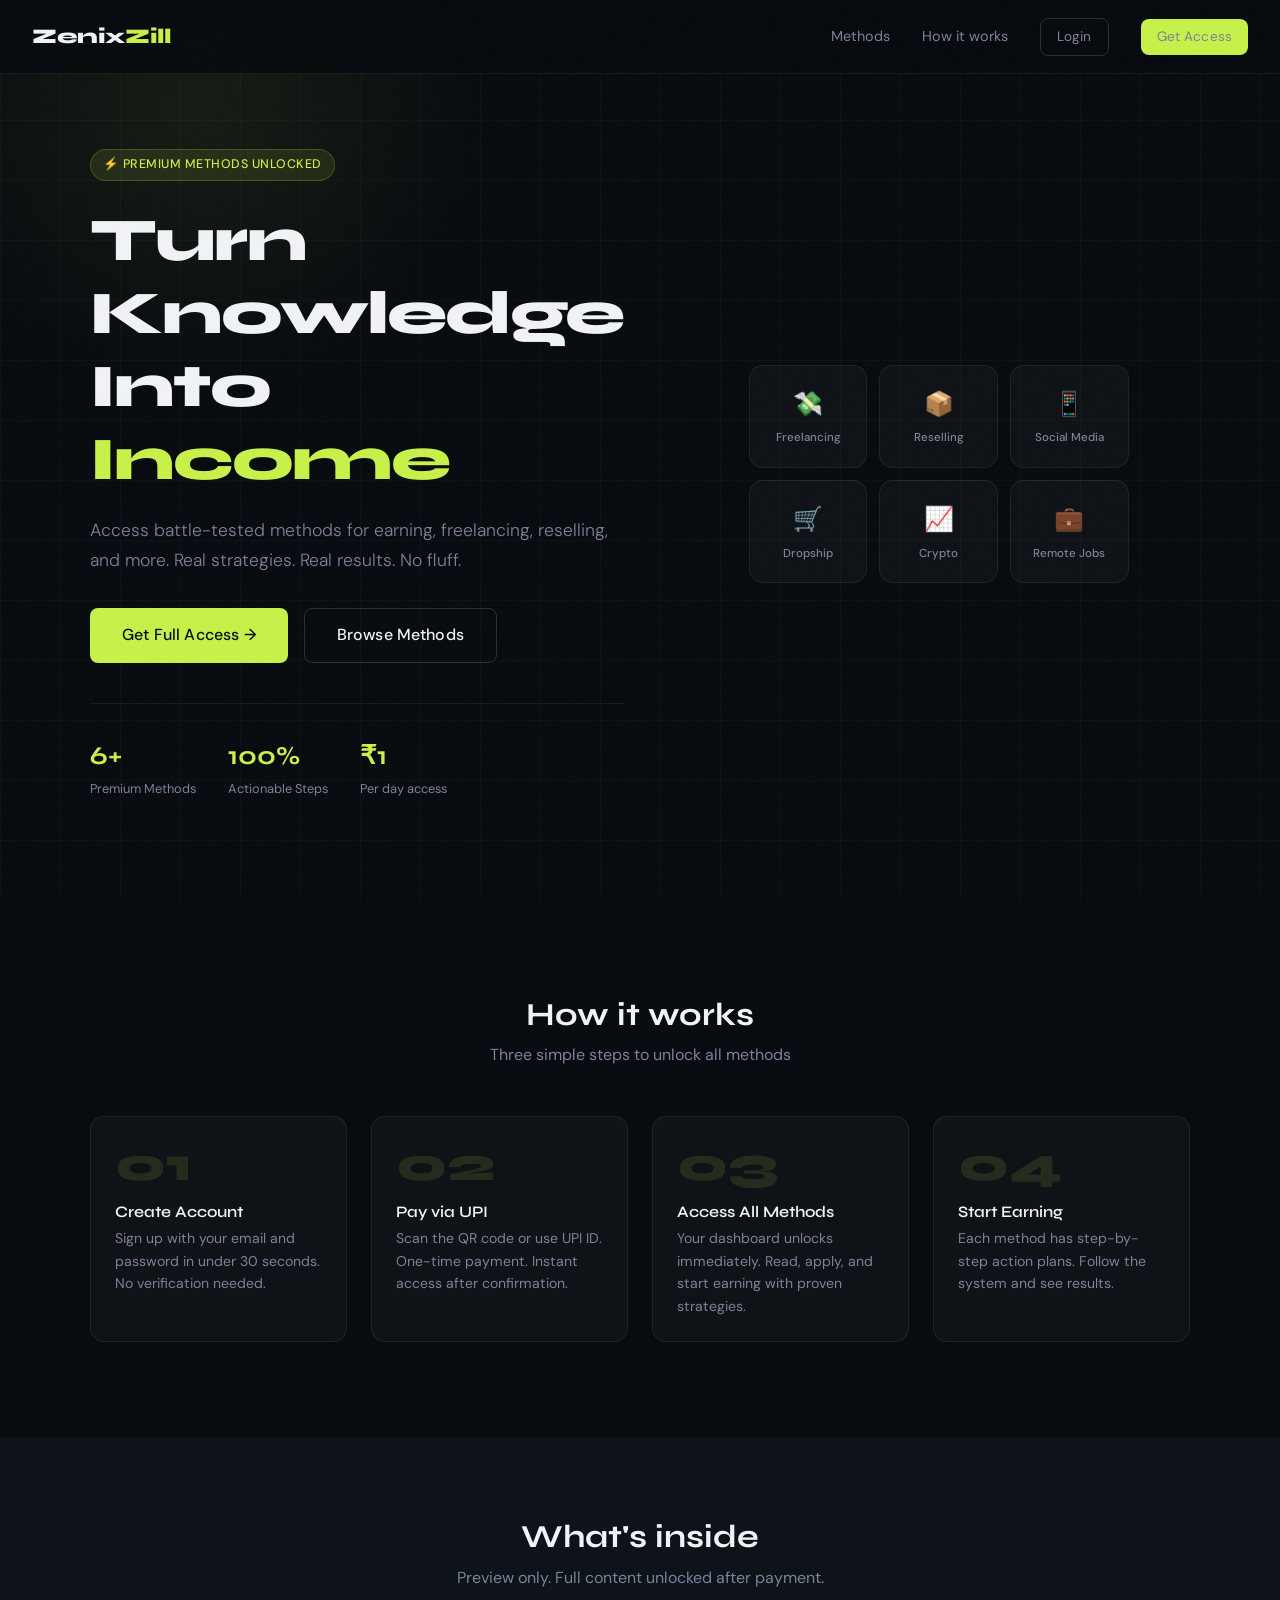
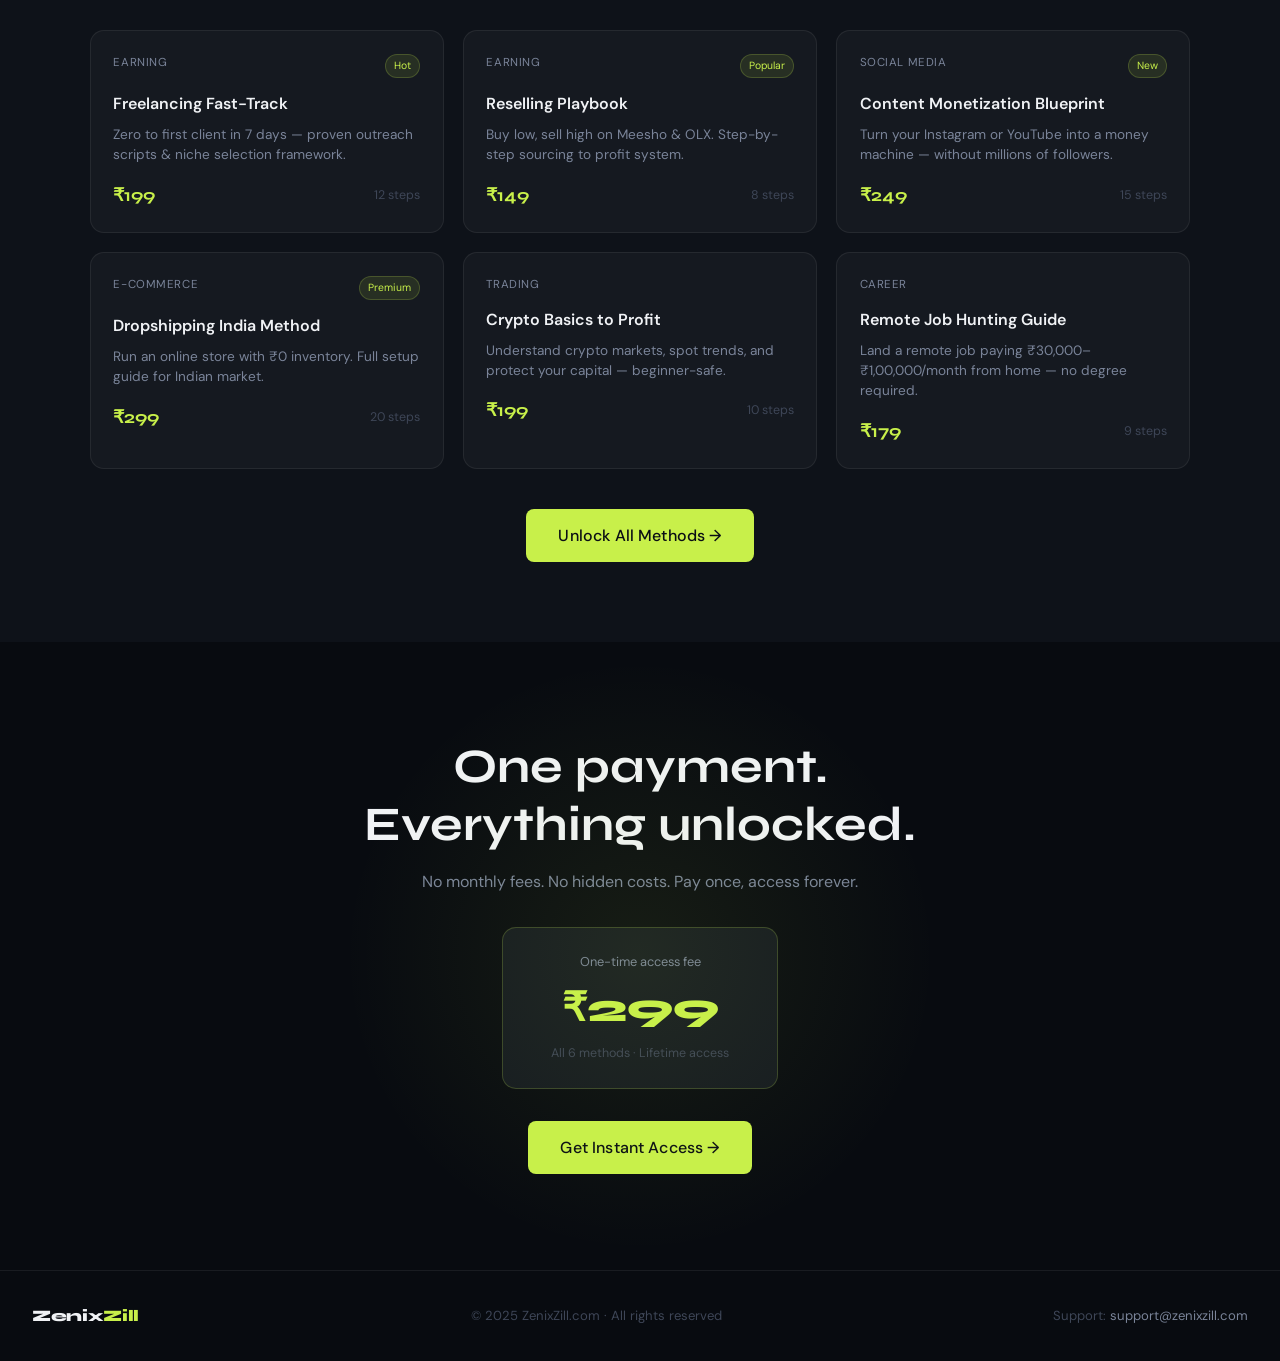
<file: index.html>
<!DOCTYPE html>
<html lang="en">
<head>
  <meta charset="UTF-8" />
  <meta name="viewport" content="width=device-width, initial-scale=1.0" />
  <title>ZenixZill — Premium Methods</title>
  <link rel="stylesheet" href="style.css" />
  <style>
    /* HERO */
    .hero {
      min-height: 100vh;
      display: flex;
      align-items: center;
      padding: 8rem 2rem 5rem;
      position: relative;
      overflow: hidden;
    }
    .hero-inner {
      max-width: 1100px;
      margin: 0 auto;
      width: 100%;
      display: grid;
      grid-template-columns: 1fr 1fr;
      gap: 4rem;
      align-items: center;
    }
    .hero-eyebrow { margin-bottom: 1.5rem; }
    .hero h1 {
      font-size: clamp(2.4rem, 5vw, 3.8rem);
      font-weight: 800;
      letter-spacing: -0.03em;
      margin-bottom: 1.2rem;
    }
    .hero h1 em {
      font-style: normal;
      color: var(--accent);
    }
    .hero p {
      font-size: 1.1rem;
      color: var(--text-muted);
      margin-bottom: 2rem;
      font-weight: 300;
      line-height: 1.7;
    }
    .hero-cta { display: flex; gap: 1rem; flex-wrap: wrap; }
    .hero-stats {
      display: flex;
      gap: 2rem;
      margin-top: 2.5rem;
      padding-top: 2rem;
      border-top: 1px solid var(--border);
    }
    .stat-num {
      font-family: 'Syne', sans-serif;
      font-size: 1.6rem;
      font-weight: 700;
      color: var(--accent);
    }
    .stat-label { font-size: 0.8rem; color: var(--text-muted); margin-top: 2px; }

    /* HERO VISUAL */
    .hero-visual {
      position: relative;
      display: flex;
      align-items: center;
      justify-content: center;
    }
    .hex-grid {
      display: grid;
      grid-template-columns: repeat(3, 1fr);
      gap: 12px;
      width: 100%;
      max-width: 380px;
    }
    .hex-card {
      background: var(--card-bg);
      border: 1px solid var(--border);
      border-radius: var(--radius);
      padding: 1.2rem;
      text-align: center;
      transition: all 0.3s;
      animation: fadeUp 0.6s ease forwards;
      opacity: 0;
    }
    .hex-card:nth-child(1){animation-delay:0.1s}
    .hex-card:nth-child(2){animation-delay:0.2s}
    .hex-card:nth-child(3){animation-delay:0.3s}
    .hex-card:nth-child(4){animation-delay:0.4s}
    .hex-card:nth-child(5){animation-delay:0.5s}
    .hex-card:nth-child(6){animation-delay:0.6s}
    .hex-card:hover { border-color: rgba(200,240,74,0.3); transform: translateY(-3px); }
    .hex-icon { font-size: 1.5rem; margin-bottom: 6px; }
    .hex-title { font-size: 0.72rem; color: var(--text-muted); font-weight: 500; }

    /* HOW IT WORKS */
    .how { padding: 6rem 2rem; }
    .how h2 { font-size: 2rem; text-align: center; margin-bottom: 0.5rem; }
    .how .sub { text-align: center; color: var(--text-muted); margin-bottom: 3rem; }
    .steps-grid {
      display: grid;
      grid-template-columns: repeat(auto-fit, minmax(220px, 1fr));
      gap: 1.5rem;
      max-width: 1100px;
      margin: 0 auto;
    }
    .step-card { position: relative; }
    .step-num {
      font-family: 'Syne', sans-serif;
      font-size: 3rem;
      font-weight: 800;
      color: rgba(200,240,74,0.12);
      line-height: 1;
      margin-bottom: 0.8rem;
    }
    .step-card h3 { font-size: 1rem; margin-bottom: 0.4rem; font-weight: 600; }
    .step-card p { font-size: 0.88rem; color: var(--text-muted); line-height: 1.6; }

    /* METHODS PREVIEW */
    .methods-section { padding: 5rem 2rem; background: var(--bg2); }
    .methods-section h2 { font-size: 2rem; text-align: center; margin-bottom: 0.5rem; }
    .methods-grid {
      display: grid;
      grid-template-columns: repeat(auto-fill, minmax(300px, 1fr));
      gap: 1.2rem;
      max-width: 1100px;
      margin: 2.5rem auto 0;
    }
    .method-card {
      background: var(--card-bg);
      border: 1px solid var(--border);
      border-radius: var(--radius);
      padding: 1.4rem;
      transition: all 0.2s;
      cursor: pointer;
    }
    .method-card:hover { border-color: var(--border-hover); transform: translateY(-2px); }
    .method-top { display: flex; align-items: flex-start; justify-content: space-between; gap: 1rem; margin-bottom: 0.8rem; }
    .method-cat { font-size: 0.72rem; color: var(--text-muted); text-transform: uppercase; letter-spacing: 0.05em; }
    .method-badge {
      font-size: 0.65rem;
      padding: 3px 8px;
      background: rgba(200,240,74,0.1);
      border: 1px solid rgba(200,240,74,0.2);
      border-radius: 100px;
      color: var(--accent);
      white-space: nowrap;
    }
    .method-title { font-size: 1rem; font-weight: 600; margin-bottom: 0.5rem; }
    .method-desc { font-size: 0.85rem; color: var(--text-muted); line-height: 1.5; margin-bottom: 1rem; }
    .method-footer { display: flex; align-items: center; justify-content: space-between; }
    .method-price { font-family: 'Syne', sans-serif; font-size: 1.1rem; font-weight: 700; color: var(--accent); }
    .method-steps { font-size: 0.78rem; color: var(--text-dim); }
    .locked-card { position: relative; }
    .locked-card::after {
      content: '🔒 Unlock with membership';
      position: absolute;
      inset: 0;
      display: flex;
      align-items: center;
      justify-content: center;
      background: rgba(8,11,16,0.7);
      border-radius: var(--radius);
      font-size: 0.85rem;
      color: var(--text-muted);
      opacity: 0;
      transition: opacity 0.2s;
      backdrop-filter: blur(2px);
    }
    .locked-card:hover::after { opacity: 1; }

    /* CTA SECTION */
    .cta-section {
      padding: 6rem 2rem;
      text-align: center;
      position: relative;
      overflow: hidden;
    }
    .cta-section h2 { font-size: clamp(1.8rem, 4vw, 3rem); margin-bottom: 1rem; }
    .cta-section p { color: var(--text-muted); margin-bottom: 2rem; max-width: 500px; margin-left: auto; margin-right: auto; }
    .cta-price-box {
      display: inline-flex;
      flex-direction: column;
      align-items: center;
      background: var(--bg3);
      border: 1px solid rgba(200,240,74,0.2);
      border-radius: var(--radius);
      padding: 1.5rem 3rem;
      margin-bottom: 2rem;
    }
    .cta-label { font-size: 0.8rem; color: var(--text-muted); margin-bottom: 4px; }
    .cta-amount {
      font-family: 'Syne', sans-serif;
      font-size: 2.5rem;
      font-weight: 800;
      color: var(--accent);
    }
    .cta-note { font-size: 0.78rem; color: var(--text-dim); margin-top: 4px; }

    /* FOOTER */
    footer {
      padding: 2rem;
      border-top: 1px solid var(--border);
      display: flex;
      align-items: center;
      justify-content: space-between;
      flex-wrap: wrap;
      gap: 1rem;
    }
    footer p { font-size: 0.82rem; color: var(--text-dim); }

    @media(max-width:768px){
      .hero-inner { grid-template-columns: 1fr; }
      .hex-grid { max-width: 100%; }
      .hero-stats { gap: 1.2rem; }
    }
  </style>
</head>
<body>

<!-- NAV -->
<nav>
  <div class="nav-logo">Zenix<span>Zill</span></div>
  <div class="nav-links">
    <a href="#methods">Methods</a>
    <a href="#how">How it works</a>
    <a href="login.html" class="btn btn-outline" style="padding:0.45rem 1rem;font-size:0.85rem;">Login</a>
    <a href="login.html?tab=signup" class="btn btn-primary" style="padding:0.45rem 1rem;font-size:0.85rem;">Get Access</a>
  </div>
</nav>

<!-- HERO -->
<section class="hero">
  <div class="grid-bg"></div>
  <div class="glow" style="top:-200px;left:-100px;"></div>
  <div class="hero-inner">
    <div>
      <div class="hero-eyebrow fade-up">
        <span class="badge">⚡ Premium Methods Unlocked</span>
      </div>
      <h1 class="fade-up-2">Turn Knowledge<br/>Into <em>Income</em></h1>
      <p class="fade-up-3">Access battle-tested methods for earning, freelancing, reselling, and more. Real strategies. Real results. No fluff.</p>
      <div class="hero-cta fade-up-4">
        <a href="login.html?tab=signup" class="btn btn-primary btn-lg">Get Full Access →</a>
        <a href="#methods" class="btn btn-outline btn-lg">Browse Methods</a>
      </div>
      <div class="hero-stats fade-up-4">
        <div>
          <div class="stat-num">6+</div>
          <div class="stat-label">Premium Methods</div>
        </div>
        <div>
          <div class="stat-num">100%</div>
          <div class="stat-label">Actionable Steps</div>
        </div>
        <div>
          <div class="stat-num">₹1</div>
          <div class="stat-label">Per day access</div>
        </div>
      </div>
    </div>
    <div class="hero-visual">
      <div class="hex-grid">
        <div class="hex-card"><div class="hex-icon">💸</div><div class="hex-title">Freelancing</div></div>
        <div class="hex-card"><div class="hex-icon">📦</div><div class="hex-title">Reselling</div></div>
        <div class="hex-card"><div class="hex-icon">📱</div><div class="hex-title">Social Media</div></div>
        <div class="hex-card"><div class="hex-icon">🛒</div><div class="hex-title">Dropship</div></div>
        <div class="hex-card"><div class="hex-icon">📈</div><div class="hex-title">Crypto</div></div>
        <div class="hex-card"><div class="hex-icon">💼</div><div class="hex-title">Remote Jobs</div></div>
      </div>
    </div>
  </div>
</section>

<!-- HOW IT WORKS -->
<section class="how" id="how">
  <h2>How it works</h2>
  <p class="sub">Three simple steps to unlock all methods</p>
  <div class="steps-grid">
    <div class="card step-card">
      <div class="step-num">01</div>
      <h3>Create Account</h3>
      <p>Sign up with your email and password in under 30 seconds. No verification needed.</p>
    </div>
    <div class="card step-card">
      <div class="step-num">02</div>
      <h3>Pay via UPI</h3>
      <p>Scan the QR code or use UPI ID. One-time payment. Instant access after confirmation.</p>
    </div>
    <div class="card step-card">
      <div class="step-num">03</div>
      <h3>Access All Methods</h3>
      <p>Your dashboard unlocks immediately. Read, apply, and start earning with proven strategies.</p>
    </div>
    <div class="card step-card">
      <div class="step-num">04</div>
      <h3>Start Earning</h3>
      <p>Each method has step-by-step action plans. Follow the system and see results.</p>
    </div>
  </div>
</section>

<!-- METHODS PREVIEW -->
<section class="methods-section" id="methods">
  <h2>What's inside</h2>
  <p style="text-align:center;color:var(--text-muted);margin-top:0.5rem;">Preview only. Full content unlocked after payment.</p>
  <div class="methods-grid" id="methods-grid"></div>
  <div style="text-align:center;margin-top:2.5rem;">
    <a href="login.html?tab=signup" class="btn btn-primary btn-lg">Unlock All Methods →</a>
  </div>
</section>

<!-- CTA -->
<section class="cta-section">
  <div class="glow" style="top:50%;left:50%;transform:translate(-50%,-50%);"></div>
  <h2>One payment.<br/>Everything unlocked.</h2>
  <p>No monthly fees. No hidden costs. Pay once, access forever.</p>
  <div class="cta-price-box">
    <div class="cta-label">One-time access fee</div>
    <div class="cta-amount">₹299</div>
    <div class="cta-note">All 6 methods · Lifetime access</div>
  </div>
  <br/>
  <a href="login.html?tab=signup" class="btn btn-primary btn-lg">Get Instant Access →</a>
</section>

<!-- FOOTER -->
<footer>
  <div class="nav-logo" style="font-size:1rem;">Zenix<span style="color:var(--accent)">Zill</span></div>
  <p>© 2025 ZenixZill.com · All rights reserved</p>
  <p>Support: <a href="mailto:support@zenixzill.com" style="color:var(--text-muted)">support@zenixzill.com</a></p>
</footer>

<div id="toast" class="toast"></div>
<script src="app.js"></script>
<script>
  // Render method preview cards
  const grid = document.getElementById('methods-grid');
  METHODS.forEach((m, i) => {
    const locked = i > 1;
    grid.innerHTML += `
      <div class="method-card ${locked ? 'locked-card' : ''}" onclick="window.location.href='login.html'">
        <div class="method-top">
          <span class="method-cat">${m.category}</span>
          ${m.badge ? `<span class="method-badge">${m.badge}</span>` : ''}
        </div>
        <div class="method-title">${m.title}</div>
        <div class="method-desc">${m.desc}</div>
        <div class="method-footer">
          <span class="method-price">₹${m.price}</span>
          <span class="method-steps">${m.steps} steps</span>
        </div>
      </div>`;
  });
</script>
</body>
</html>
</file>
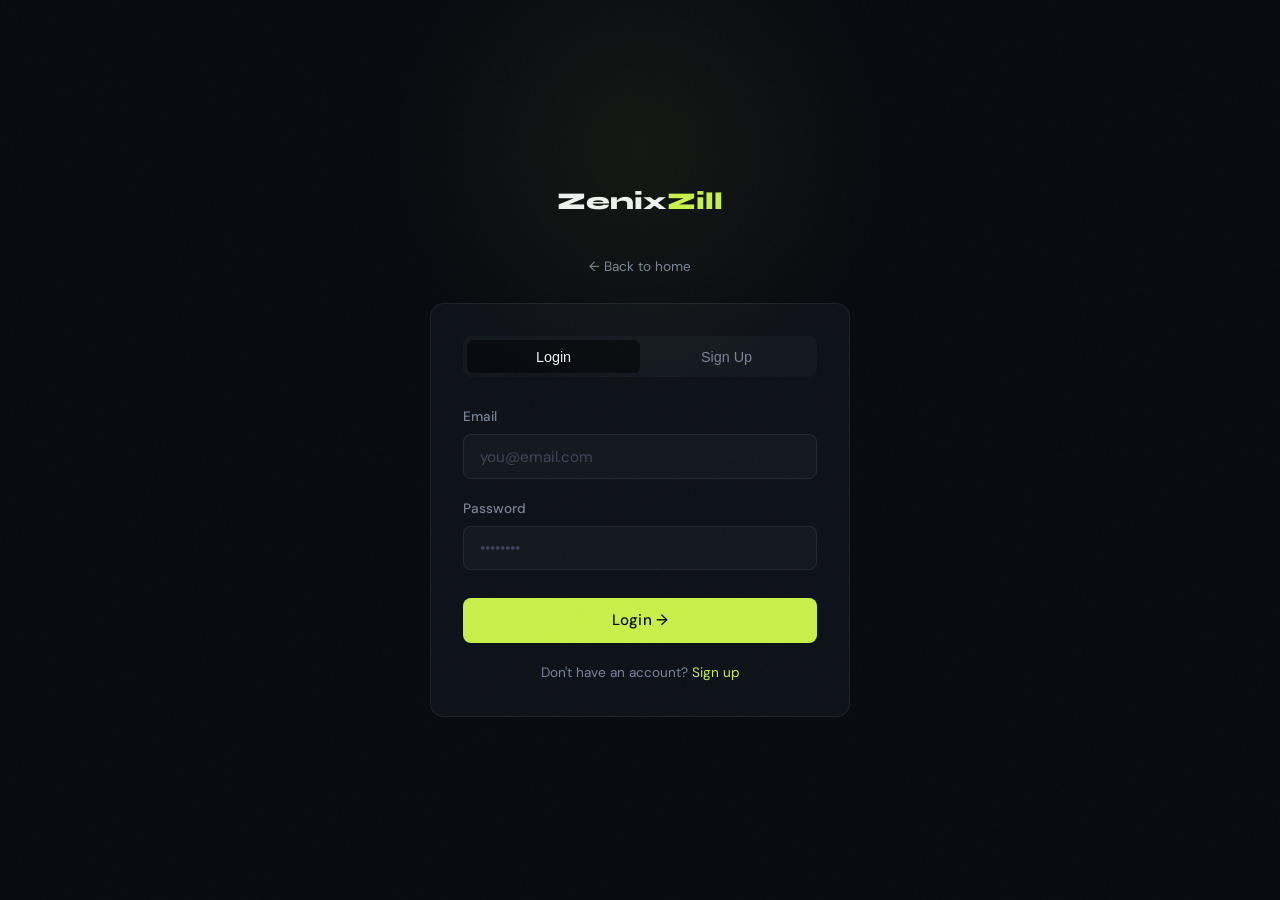
<file: dashboard.html>
<!DOCTYPE html>
<html lang="en">
<head>
  <meta charset="UTF-8" />
  <meta name="viewport" content="width=device-width, initial-scale=1.0" />
  <title>Dashboard — ZenixZill</title>
  <link rel="stylesheet" href="style.css" />
  <style>
    .dash-layout { display: flex; min-height: 100vh; padding-top: 65px; }

    /* SIDEBAR */
    .sidebar {
      width: 260px; flex-shrink: 0;
      background: var(--bg2); border-right: 1px solid var(--border);
      padding: 1.5rem 1rem; position: fixed; top: 65px; bottom: 0; overflow-y: auto;
    }
    .sidebar-label { font-size: 0.72rem; color: var(--text-dim); text-transform: uppercase; letter-spacing: 0.06em; padding: 0 0.5rem; margin-bottom: 0.6rem; margin-top: 1.2rem; }
    .sidebar-label:first-child { margin-top: 0; }
    .sidebar-item {
      display: flex; align-items: center; gap: 10px;
      padding: 0.6rem 0.7rem; border-radius: var(--radius-sm);
      font-size: 0.88rem; color: var(--text-muted); cursor: pointer;
      transition: all 0.15s; border: 1px solid transparent;
    }
    .sidebar-item:hover { background: var(--card-bg); color: var(--text); }
    .sidebar-item.active { background: rgba(200,240,74,0.08); color: var(--accent); border-color: rgba(200,240,74,0.15); }
    .sidebar-cat { font-size: 0.65rem; background: var(--bg3); padding: 2px 6px; border-radius: 4px; color: var(--text-dim); margin-left: auto; }

    /* MAIN */
    .main { margin-left: 260px; flex: 1; padding: 2rem; }

    /* WELCOME */
    .welcome-bar {
      display: flex; align-items: center; justify-content: space-between;
      margin-bottom: 2rem; flex-wrap: wrap; gap: 1rem;
    }
    .welcome-bar h1 { font-size: 1.5rem; }
    .welcome-bar h1 span { color: var(--accent); }
    .welcome-meta { font-size: 0.82rem; color: var(--text-muted); margin-top: 2px; }

    /* STATS ROW */
    .stats-row { display: grid; grid-template-columns: repeat(auto-fit, minmax(150px, 1fr)); gap: 1rem; margin-bottom: 2rem; }
    .stat-card { background: var(--card-bg); border: 1px solid var(--border); border-radius: var(--radius); padding: 1.1rem; }
    .stat-card .n { font-family: 'Syne', sans-serif; font-size: 1.6rem; font-weight: 700; color: var(--accent); }
    .stat-card .l { font-size: 0.78rem; color: var(--text-muted); margin-top: 2px; }

    /* METHODS GRID */
    .methods-grid { display: grid; grid-template-columns: repeat(auto-fill, minmax(280px, 1fr)); gap: 1.2rem; }
    .method-card {
      background: var(--card-bg); border: 1px solid var(--border);
      border-radius: var(--radius); padding: 1.4rem; cursor: pointer; transition: all 0.2s;
    }
    .method-card:hover { border-color: rgba(200,240,74,0.25); transform: translateY(-2px); background: rgba(255,255,255,0.04); }
    .mc-top { display: flex; justify-content: space-between; align-items: flex-start; margin-bottom: 0.7rem; }
    .mc-cat { font-size: 0.7rem; text-transform: uppercase; letter-spacing: 0.05em; color: var(--text-dim); }
    .mc-badge { font-size: 0.65rem; padding: 3px 8px; background: rgba(200,240,74,0.1); border: 1px solid rgba(200,240,74,0.2); border-radius: 100px; color: var(--accent); }
    .mc-title { font-size: 1rem; font-weight: 600; margin-bottom: 0.5rem; }
    .mc-desc { font-size: 0.83rem; color: var(--text-muted); line-height: 1.5; margin-bottom: 1rem; }
    .mc-footer { display: flex; align-items: center; justify-content: space-between; }
    .mc-steps { font-size: 0.78rem; color: var(--text-dim); }
    .mc-read { font-size: 0.8rem; color: var(--accent); font-weight: 500; }

    /* DETAIL VIEW */
    .detail-view { display: none; }
    .detail-view.active { display: block; }
    .list-view { display: block; }
    .list-view.hidden { display: none; }

    .detail-header { display: flex; align-items: center; gap: 1rem; margin-bottom: 1.5rem; flex-wrap: wrap; }
    .back-btn { display: flex; align-items: center; gap: 6px; padding: 0.5rem 1rem; background: var(--bg3); border: 1px solid var(--border); border-radius: var(--radius-sm); font-size: 0.85rem; cursor: pointer; color: var(--text-muted); transition: all 0.2s; }
    .back-btn:hover { color: var(--text); border-color: var(--border-hover); }

    .detail-box { background: var(--bg2); border: 1px solid var(--border); border-radius: var(--radius); padding: 2rem; }
    .detail-box h2 { font-size: 1.5rem; margin-bottom: 0.3rem; }
    .detail-meta { display: flex; gap: 1rem; margin-bottom: 1.5rem; flex-wrap: wrap; }
    .detail-meta span { font-size: 0.78rem; color: var(--text-muted); }
    .detail-content { font-size: 0.93rem; line-height: 1.8; color: var(--text-muted); white-space: pre-line; }
    .detail-content h2 { color: var(--text); font-size: 1.1rem; margin: 1.5rem 0 0.5rem; }
    .detail-content h3 { color: var(--accent); font-size: 0.95rem; margin: 1.2rem 0 0.3rem; font-family: 'DM Sans', sans-serif; font-weight: 600; }
    .detail-content strong { color: var(--text); }

    @media(max-width: 768px) {
      .sidebar { display: none; }
      .main { margin-left: 0; padding: 1.2rem; }
    }
  </style>
</head>
<body>

<!-- NAV -->
<nav>
  <div class="nav-logo" style="cursor:pointer" onclick="window.location.href='index.html'">Zenix<span style="color:var(--accent)">Zill</span></div>
  <div class="nav-links">
    <span id="nav-name" style="font-size:0.85rem;color:var(--text-muted);"></span>
    <button class="btn btn-outline" style="padding:0.4rem 0.9rem;font-size:0.82rem;" onclick="logout()">Logout</button>
  </div>
</nav>

<div class="dash-layout">
  <!-- SIDEBAR -->
  <aside class="sidebar">
    <div class="sidebar-label">Menu</div>
    <div class="sidebar-item active" onclick="showAll()">
      <span>📚</span> All Methods
    </div>

    <div class="sidebar-label">Categories</div>
    <div id="sidebar-cats"></div>

    <div class="sidebar-label">Account</div>
    <div class="sidebar-item" onclick="logout()">
      <span>🚪</span> Logout
    </div>
  </aside>

  <!-- MAIN CONTENT -->
  <main class="main">

    <!-- LIST VIEW -->
    <div class="list-view" id="list-view">
      <div class="welcome-bar">
        <div>
          <h1>Welcome back, <span id="user-name"></span> 👋</h1>
          <div class="welcome-meta">All methods unlocked · Lifetime access</div>
        </div>
        <span class="badge">✅ Active Member</span>
      </div>

      <div class="stats-row">
        <div class="stat-card"><div class="n" id="total-methods">6</div><div class="l">Methods Available</div></div>
        <div class="stat-card"><div class="n">∞</div><div class="l">Access Duration</div></div>
        <div class="stat-card"><div class="n">₹299</div><div class="l">Paid Once</div></div>
      </div>

      <div class="methods-grid" id="methods-grid"></div>
    </div>

    <!-- DETAIL VIEW -->
    <div class="detail-view" id="detail-view">
      <div class="detail-header">
        <button class="back-btn" onclick="goBack()">← Back to Methods</button>
        <span id="detail-cat" class="badge" style="font-size:0.72rem;"></span>
      </div>
      <div class="detail-box">
        <h2 id="detail-title"></h2>
        <div class="detail-meta">
          <span id="detail-steps"></span>
          <span id="detail-price"></span>
        </div>
        <div class="detail-content" id="detail-content"></div>
      </div>
    </div>

  </main>
</div>

<div id="toast" class="toast"></div>
<script src="app.js"></script>
<script>
  // Auth check
  const user = requirePaid();
  if (user) {
    document.getElementById('user-name').textContent = user.name.split(' ')[0];
    document.getElementById('nav-name').textContent = user.name;
  }

  // Build sidebar categories
  const cats = [...new Set(METHODS.map(m => m.category))];
  const catIcons = { Earning: '💸', 'Social Media': '📱', 'E-commerce': '🛒', Trading: '📈', Career: '💼' };
  const sidebarCats = document.getElementById('sidebar-cats');
  cats.forEach(cat => {
    const div = document.createElement('div');
    div.className = 'sidebar-item';
    div.innerHTML = `<span>${catIcons[cat] || '📌'}</span> ${cat} <span class="sidebar-cat">${METHODS.filter(m=>m.category===cat).length}</span>`;
    div.onclick = () => filterCat(cat);
    sidebarCats.appendChild(div);
  });

  // Render methods
  function renderMethods(list) {
    const grid = document.getElementById('methods-grid');
    grid.innerHTML = '';
    list.forEach(m => {
      grid.innerHTML += `
        <div class="method-card" onclick="openMethod(${m.id})">
          <div class="mc-top">
            <span class="mc-cat">${m.category}</span>
            ${m.badge ? `<span class="mc-badge">${m.badge}</span>` : ''}
          </div>
          <div class="mc-title">${m.title}</div>
          <div class="mc-desc">${m.desc}</div>
          <div class="mc-footer">
            <span class="mc-steps">📋 ${m.steps} steps</span>
            <span class="mc-read">Read Method →</span>
          </div>
        </div>`;
    });
    document.getElementById('total-methods').textContent = list.length;
  }

  renderMethods(METHODS);

  function showAll() {
    renderMethods(METHODS);
    document.querySelectorAll('.sidebar-item').forEach((el, i) => el.classList.toggle('active', i === 0));
  }

  function filterCat(cat) {
    renderMethods(METHODS.filter(m => m.category === cat));
    goBack();
  }

  function openMethod(id) {
    const m = METHODS.find(x => x.id === id);
    if (!m) return;

    document.getElementById('detail-title').textContent = m.title;
    document.getElementById('detail-cat').textContent = m.category;
    document.getElementById('detail-steps').textContent = `📋 ${m.steps} steps`;
    document.getElementById('detail-price').textContent = `💰 Value: ₹${m.price}`;

    // Render markdown-like content
    let html = m.full
      .replace(/^## (.+)$/gm, '<h2>$1</h2>')
      .replace(/^### (.+)$/gm, '<h3>$1</h3>')
      .replace(/\*\*(.+?)\*\*/g, '<strong>$1</strong>')
      .replace(/^- (.+)$/gm, '• $1<br/>')
      .replace(/\n/g, '<br/>');
    document.getElementById('detail-content').innerHTML = html;

    document.getElementById('list-view').classList.add('hidden');
    document.getElementById('detail-view').classList.add('active');
    window.scrollTo(0, 0);
  }

  function goBack() {
    document.getElementById('list-view').classList.remove('hidden');
    document.getElementById('detail-view').classList.remove('active');
  }
</script>
</body>
</html>
</file>
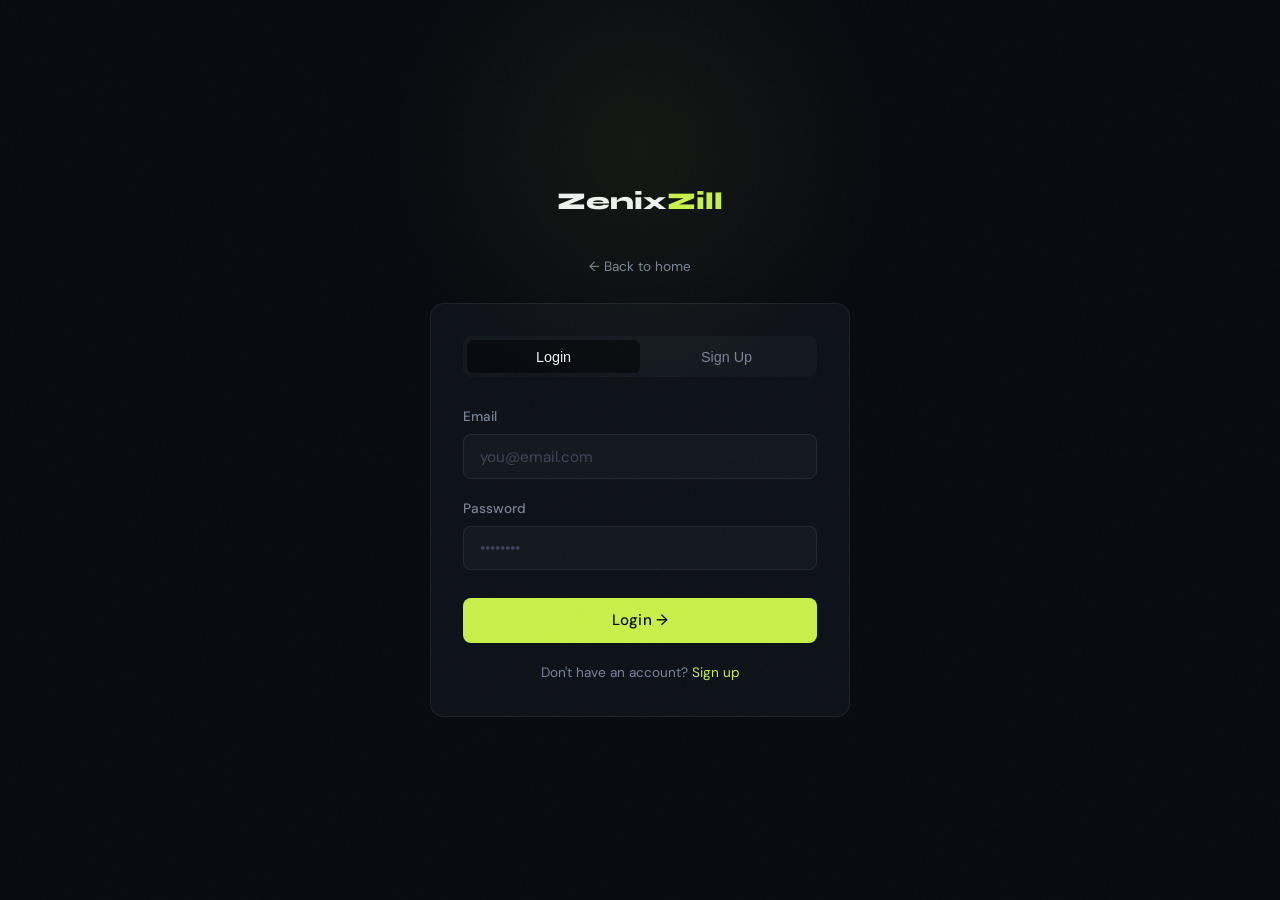
<file: login.html>
<!DOCTYPE html>
<html lang="en">
<head>
  <meta charset="UTF-8" />
  <meta name="viewport" content="width=device-width, initial-scale=1.0" />
  <title>Login — ZenixZill</title>
  <link rel="stylesheet" href="style.css" />
  <style>
    body { display: flex; align-items: center; justify-content: center; min-height: 100vh; padding: 2rem; }
    .auth-wrap { width: 100%; max-width: 420px; }
    .auth-logo { text-align: center; margin-bottom: 2rem; }
    .auth-logo a { font-family: 'Syne', sans-serif; font-weight: 800; font-size: 1.5rem; }
    .auth-logo span { color: var(--accent); }
    .auth-box { background: var(--bg2); border: 1px solid var(--border); border-radius: var(--radius); padding: 2rem; }
    .auth-tabs { display: flex; gap: 0; margin-bottom: 1.8rem; background: var(--bg3); border-radius: var(--radius-sm); padding: 4px; }
    .auth-tab {
      flex: 1; text-align: center; padding: 0.55rem;
      border-radius: 6px; font-size: 0.9rem; cursor: pointer;
      color: var(--text-muted); transition: all 0.2s; font-weight: 500; border: none; background: none;
    }
    .auth-tab.active { background: var(--bg); color: var(--text); }
    .auth-form { display: none; }
    .auth-form.active { display: block; }
    .auth-footer { text-align: center; margin-top: 1.2rem; font-size: 0.85rem; color: var(--text-muted); }
    .auth-footer a { color: var(--accent); }
    .btn-full { width: 100%; justify-content: center; padding: 0.8rem; font-size: 0.95rem; margin-top: 0.5rem; }
    .back-link { text-align: center; margin-bottom: 1.5rem; }
    .back-link a { font-size: 0.85rem; color: var(--text-muted); }
    .back-link a:hover { color: var(--accent); }
    .glow { top: -100px; left: 50%; transform: translateX(-50%); }
  </style>
</head>
<body>
<div class="glow" style="position:fixed;top:-100px;left:50%;transform:translateX(-50%);width:500px;height:500px;border-radius:50%;background:radial-gradient(circle,rgba(200,240,74,0.06) 0%,transparent 70%);pointer-events:none;"></div>

<div class="auth-wrap">
  <div class="auth-logo">
    <a href="index.html">Zenix<span>Zill</span></a>
  </div>
  <div class="back-link"><a href="index.html">← Back to home</a></div>

  <div class="auth-box">
    <div class="auth-tabs">
      <button class="auth-tab active" onclick="switchTab('login')">Login</button>
      <button class="auth-tab" onclick="switchTab('signup')">Sign Up</button>
    </div>

    <!-- LOGIN FORM -->
    <div class="auth-form active" id="form-login">
      <div class="form-group">
        <label>Email</label>
        <input type="email" id="login-email" placeholder="you@email.com" />
      </div>
      <div class="form-group">
        <label>Password</label>
        <input type="password" id="login-pass" placeholder="••••••••" />
      </div>
      <button class="btn btn-primary btn-full" onclick="doLogin()">Login →</button>
      <div class="auth-footer">
        Don't have an account? <a href="#" onclick="switchTab('signup')">Sign up</a>
      </div>
    </div>

    <!-- SIGNUP FORM -->
    <div class="auth-form" id="form-signup">
      <div class="form-group">
        <label>Full Name</label>
        <input type="text" id="signup-name" placeholder="Your name" />
      </div>
      <div class="form-group">
        <label>Email</label>
        <input type="email" id="signup-email" placeholder="you@email.com" />
      </div>
      <div class="form-group">
        <label>Password</label>
        <input type="password" id="signup-pass" placeholder="Min. 6 characters" />
      </div>
      <button class="btn btn-primary btn-full" onclick="doSignup()">Create Account →</button>
      <div class="auth-footer">
        Already have an account? <a href="#" onclick="switchTab('login')">Login</a>
      </div>
    </div>
  </div>
</div>

<div id="toast" class="toast"></div>
<script src="app.js"></script>
<script>
  // Check if already logged in
  const existing = getCurrentUser();
  if (existing) {
    window.location.href = existing.paid ? 'dashboard.html' : 'payment.html';
  }

  // Check URL param for tab
  const params = new URLSearchParams(window.location.search);
  if (params.get('tab') === 'signup') switchTab('signup');

  function switchTab(tab) {
    document.querySelectorAll('.auth-tab').forEach((t, i) => {
      t.classList.toggle('active', (tab === 'login' && i === 0) || (tab === 'signup' && i === 1));
    });
    document.getElementById('form-login').classList.toggle('active', tab === 'login');
    document.getElementById('form-signup').classList.toggle('active', tab === 'signup');
  }

  function doLogin() {
    const email = document.getElementById('login-email').value.trim();
    const pass = document.getElementById('login-pass').value;
    if (!email || !pass) return showToast('Please fill all fields', 'error');

    const users = getUsers();
    const uid = btoa(email);
    const user = users[uid];

    if (!user || user.password !== btoa(pass)) {
      return showToast('Invalid email or password', 'error');
    }

    localStorage.setItem('zz_current', uid);
    showToast('Welcome back, ' + user.name + '!');
    setTimeout(() => {
      window.location.href = user.paid ? 'dashboard.html' : 'payment.html';
    }, 800);
  }

  function doSignup() {
    const name = document.getElementById('signup-name').value.trim();
    const email = document.getElementById('signup-email').value.trim();
    const pass = document.getElementById('signup-pass').value;

    if (!name || !email || !pass) return showToast('Please fill all fields', 'error');
    if (pass.length < 6) return showToast('Password must be 6+ characters', 'error');
    if (!email.includes('@')) return showToast('Enter a valid email', 'error');

    const users = getUsers();
    const uid = btoa(email);

    if (users[uid]) return showToast('Email already registered', 'error');

    users[uid] = { name, email, password: btoa(pass), paid: false, joinedAt: Date.now() };
    saveUsers(users);
    localStorage.setItem('zz_current', uid);
    showToast('Account created! 🎉');
    setTimeout(() => window.location.href = 'payment.html', 800);
  }
</script>
</body>
</html>
</file>
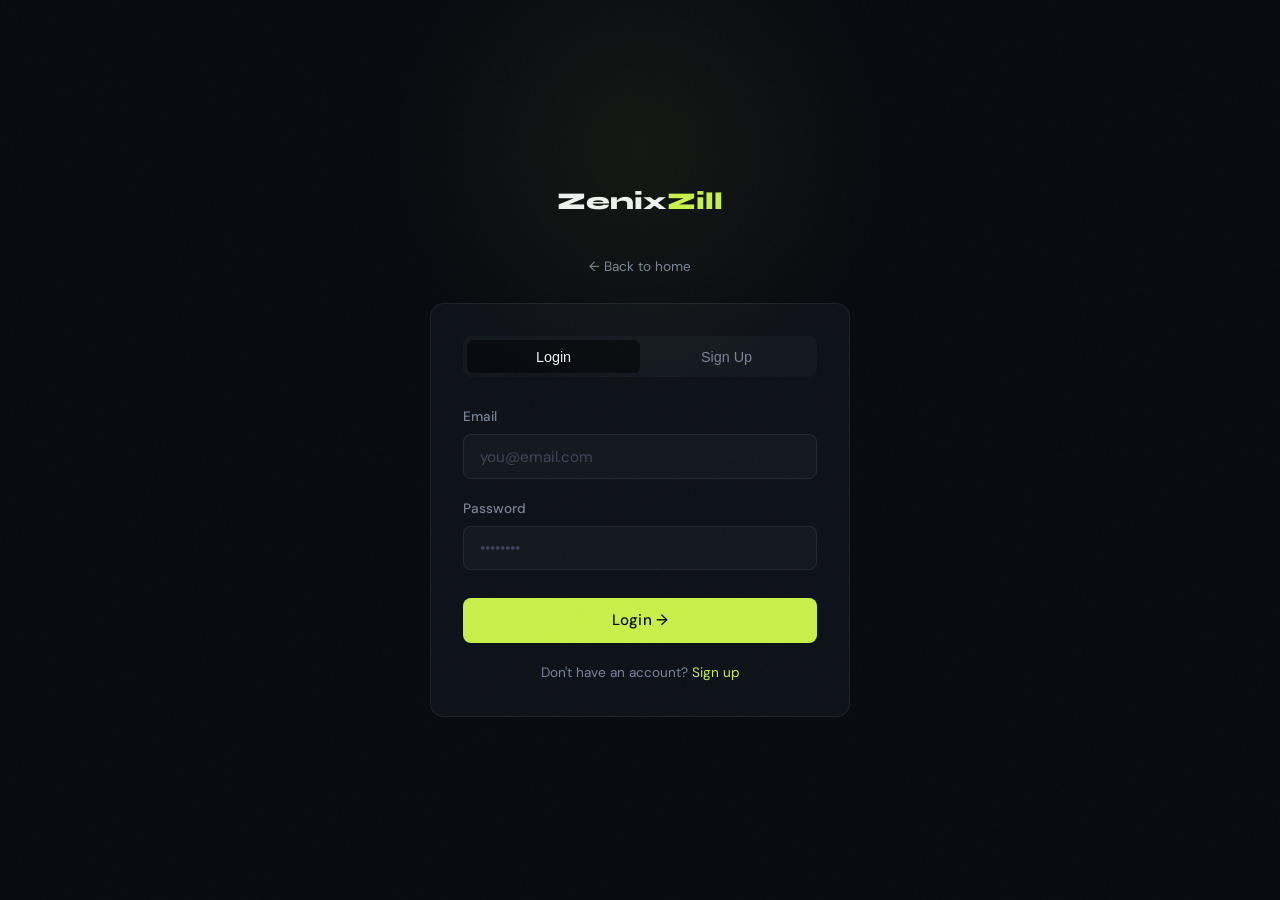
<file: payment.html>
<!DOCTYPE html>
<html lang="en">
<head>
  <meta charset="UTF-8" />
  <meta name="viewport" content="width=device-width, initial-scale=1.0" />
  <title>Payment — ZenixZill</title>
  <link rel="stylesheet" href="style.css" />
  <style>
    body { display: flex; align-items: center; justify-content: center; min-height: 100vh; padding: 2rem; }
    .pay-wrap { width: 100%; max-width: 480px; }
    .pay-logo { text-align: center; margin-bottom: 2rem; }
    .pay-logo a { font-family: 'Syne', sans-serif; font-weight: 800; font-size: 1.5rem; }
    .pay-logo span { color: var(--accent); }

    .pay-box { background: var(--bg2); border: 1px solid var(--border); border-radius: var(--radius); padding: 2rem; }
    .pay-header { text-align: center; margin-bottom: 1.5rem; }
    .pay-header h2 { font-size: 1.4rem; margin-bottom: 0.3rem; }
    .pay-header p { color: var(--text-muted); font-size: 0.9rem; }

    .price-tag {
      display: flex; align-items: center; justify-content: center; gap: 10px;
      background: rgba(200,240,74,0.08); border: 1px solid rgba(200,240,74,0.2);
      border-radius: var(--radius-sm); padding: 1rem; margin-bottom: 1.5rem; text-align: center;
    }
    .price-tag .amount { font-family: 'Syne', sans-serif; font-size: 2rem; font-weight: 800; color: var(--accent); }
    .price-tag .what { font-size: 0.82rem; color: var(--text-muted); }

    .qr-section { text-align: center; margin-bottom: 1.5rem; }
    .qr-box {
      display: inline-flex; align-items: center; justify-content: center;
      background: white; border-radius: var(--radius); padding: 14px;
      width: 200px; height: 200px; margin-bottom: 1rem;
    }
    .qr-box img { width: 100%; height: 100%; object-fit: contain; }
    .qr-placeholder {
      width: 172px; height: 172px; background: #f0f0f0;
      display: flex; flex-direction: column; align-items: center; justify-content: center;
      font-size: 0.7rem; color: #999; text-align: center; gap: 6px; border-radius: 4px;
    }
    .qr-placeholder .icon { font-size: 2rem; }

    .upi-row {
      display: flex; align-items: center; gap: 8px;
      background: var(--bg3); border: 1px solid var(--border);
      border-radius: var(--radius-sm); padding: 0.7rem 1rem;
      margin-bottom: 1.5rem; cursor: pointer;
    }
    .upi-row .upi-id { flex: 1; font-size: 0.9rem; font-family: monospace; color: var(--text); }
    .upi-row .copy-btn { font-size: 0.78rem; color: var(--accent); white-space: nowrap; font-weight: 500; }

    .steps-list { margin-bottom: 1.5rem; }
    .steps-list .step {
      display: flex; gap: 10px; align-items: flex-start;
      padding: 0.6rem 0; border-bottom: 1px solid var(--border);
    }
    .steps-list .step:last-child { border-bottom: none; }
    .step-dot {
      width: 20px; height: 20px; border-radius: 50%;
      background: rgba(200,240,74,0.1); border: 1px solid rgba(200,240,74,0.3);
      display: flex; align-items: center; justify-content: center;
      font-size: 0.65rem; color: var(--accent); flex-shrink: 0; margin-top: 1px;
    }
    .step-text { font-size: 0.88rem; color: var(--text-muted); line-height: 1.4; }
    .step-text strong { color: var(--text); }

    .confirm-section { background: var(--bg3); border: 1px solid var(--border); border-radius: var(--radius-sm); padding: 1.2rem; }
    .confirm-section h4 { font-size: 0.9rem; margin-bottom: 0.8rem; }
    .confirm-section p { font-size: 0.82rem; color: var(--text-muted); margin-bottom: 1rem; }
    .btn-full { width: 100%; justify-content: center; padding: 0.8rem; font-size: 0.95rem; }

    .logout-link { text-align: center; margin-top: 1rem; font-size: 0.82rem; color: var(--text-dim); }
    .logout-link a { color: var(--text-muted); cursor: pointer; }
    .logout-link a:hover { color: var(--accent); }
  </style>
</head>
<body>

<div style="position:fixed;top:-100px;left:50%;transform:translateX(-50%);width:500px;height:500px;border-radius:50%;background:radial-gradient(circle,rgba(200,240,74,0.05) 0%,transparent 70%);pointer-events:none;"></div>

<div class="pay-wrap">
  <div class="pay-logo">
    <a href="index.html">Zenix<span>Zill</span></a>
  </div>

  <div class="pay-box">
    <div class="pay-header">
      <h2>Complete Your Payment</h2>
      <p>One-time payment · Lifetime access to all methods</p>
    </div>

    <div class="price-tag">
      <div>
        <div class="amount">₹299</div>
        <div class="what">All 6 Methods · Forever</div>
      </div>
    </div>

    <!-- QR CODE SECTION -->
    <div class="qr-section">
      <div class="qr-box">
        <!-- 
          AAPKA QR CODE YAHAN LAGAO:
          <img src="qr.png" alt="UPI QR Code" />
          
          Abhi placeholder hai. Apni QR image ko "qr.png" naam dekar
          isi folder mein rakh do, phir upar wali img tag uncomment kar do.
        -->
        <div class="qr-placeholder">
          <div class="icon">📱</div>
          <div>Apni QR image<br/><strong>qr.png</strong><br/>is folder mein rakho</div>
        </div>
      </div>
      <p style="font-size:0.82rem;color:var(--text-muted);">Scan with any UPI app · PhonePe, GPay, Paytm</p>
    </div>

    <!-- UPI ID -->
    <div class="upi-row" onclick="copyText('alimturki10-1@okaxis')">
      <span style="font-size:0.78rem;color:var(--text-muted);">UPI ID:</span>
      <span class="upi-id">alimturki10-1@okaxis</span>
      <span class="copy-btn">Copy</span>
    </div>

    <!-- STEPS -->
    <div class="steps-list">
      <div class="step">
        <div class="step-dot">1</div>
        <div class="step-text"><strong>Scan QR or copy UPI ID</strong> and send ₹299</div>
      </div>
      <div class="step">
        <div class="step-dot">2</div>
        <div class="step-text"><strong>Note your UTR/Transaction ID</strong> from your UPI app</div>
      </div>
      <div class="step">
        <div class="step-dot">3</div>
        <div class="step-text"><strong>Enter it below</strong> to confirm your payment</div>
      </div>
    </div>

    <!-- CONFIRM FORM -->
    <div class="confirm-section">
      <h4>✅ Confirm Payment</h4>
      <p>Enter your UPI Transaction ID / UTR Number to unlock access instantly.</p>
      <div class="form-group">
        <label>Transaction ID / UTR Number</label>
        <input type="text" id="utr-input" placeholder="e.g. 425123456789" />
      </div>
      <div class="form-group">
        <label>Amount Paid</label>
        <input type="text" id="amount-input" placeholder="299" value="299" />
      </div>
      <button class="btn btn-primary btn-full" onclick="confirmPayment()">Confirm & Unlock Access →</button>
    </div>
  </div>

  <div class="logout-link">
    Logged in as <span id="user-email"></span> · <a onclick="logout()">Logout</a>
  </div>
</div>

<div id="toast" class="toast"></div>
<script src="app.js"></script>
<script>
  // Auth check
  const user = requireAuth();
  if (user) {
    document.getElementById('user-email').textContent = user.email;
    if (user.paid) window.location.href = 'dashboard.html';
  }

  function confirmPayment() {
    const utr = document.getElementById('utr-input').value.trim();
    const amount = document.getElementById('amount-input').value.trim();

    if (!utr || utr.length < 6) {
      return showToast('Please enter a valid Transaction ID', 'error');
    }
    if (amount !== '299') {
      return showToast('Amount should be ₹299', 'error');
    }

    // Mark user as paid
    const users = getUsers();
    const uid = localStorage.getItem('zz_current');
    users[uid].paid = true;
    users[uid].utr = utr;
    users[uid].paidAt = Date.now();
    saveUsers(users);

    showToast('Payment confirmed! 🎉 Unlocking access...');
    setTimeout(() => window.location.href = 'dashboard.html', 1200);
  }
</script>
</body>
</html>
</file>
<file: style.css>
@import url('https://fonts.googleapis.com/css2?family=Syne:wght@400;600;700;800&family=DM+Sans:ital,wght@0,300;0,400;0,500;1,300&display=swap');

:root {
  --bg: #080b10;
  --bg2: #0e1219;
  --bg3: #141920;
  --border: rgba(255,255,255,0.07);
  --border-hover: rgba(255,255,255,0.15);
  --accent: #c8f04a;
  --accent2: #a8d63a;
  --text: #f0f2f5;
  --text-muted: #7a8499;
  --text-dim: #3e4657;
  --card-bg: rgba(255,255,255,0.03);
  --radius: 14px;
  --radius-sm: 8px;
}

* { margin: 0; padding: 0; box-sizing: border-box; }

html { scroll-behavior: smooth; }

body {
  background: var(--bg);
  color: var(--text);
  font-family: 'DM Sans', sans-serif;
  font-size: 16px;
  line-height: 1.6;
  min-height: 100vh;
  overflow-x: hidden;
}

h1, h2, h3, h4 {
  font-family: 'Syne', sans-serif;
  line-height: 1.2;
}

a { color: inherit; text-decoration: none; }

/* NAV */
nav {
  position: fixed;
  top: 0; left: 0; right: 0;
  z-index: 100;
  display: flex;
  align-items: center;
  justify-content: space-between;
  padding: 1.1rem 2rem;
  background: rgba(8,11,16,0.85);
  backdrop-filter: blur(20px);
  border-bottom: 1px solid var(--border);
}

.nav-logo {
  font-family: 'Syne', sans-serif;
  font-weight: 800;
  font-size: 1.3rem;
  letter-spacing: -0.02em;
}

.nav-logo span { color: var(--accent); }

.nav-links { display: flex; gap: 2rem; align-items: center; }

.nav-links a {
  font-size: 0.9rem;
  color: var(--text-muted);
  transition: color 0.2s;
  font-weight: 400;
}

.nav-links a:hover { color: var(--text); }

/* BUTTONS */
.btn {
  display: inline-flex;
  align-items: center;
  gap: 8px;
  padding: 0.65rem 1.4rem;
  border-radius: var(--radius-sm);
  font-family: 'DM Sans', sans-serif;
  font-size: 0.9rem;
  font-weight: 500;
  cursor: pointer;
  transition: all 0.2s;
  border: none;
  letter-spacing: 0.01em;
}

.btn-primary {
  background: var(--accent);
  color: #0a0e14;
}

.btn-primary:hover {
  background: var(--accent2);
  transform: translateY(-1px);
}

.btn-outline {
  background: transparent;
  color: var(--text);
  border: 1px solid var(--border-hover);
}

.btn-outline:hover {
  border-color: var(--accent);
  color: var(--accent);
}

.btn-lg {
  padding: 0.85rem 2rem;
  font-size: 1rem;
  border-radius: var(--radius-sm);
}

/* NOISE OVERLAY */
body::before {
  content: '';
  position: fixed;
  inset: 0;
  background-image: url("data:image/svg+xml,%3Csvg viewBox='0 0 256 256' xmlns='http://www.w3.org/2000/svg'%3E%3Cfilter id='noise'%3E%3CfeTurbulence type='fractalNoise' baseFrequency='0.9' numOctaves='4' stitchTiles='stitch'/%3E%3C/filter%3E%3Crect width='100%25' height='100%25' filter='url(%23noise)' opacity='0.03'/%3E%3C/svg%3E");
  pointer-events: none;
  z-index: 999;
  opacity: 0.4;
}

/* GRID BG */
.grid-bg {
  position: absolute;
  inset: 0;
  background-image: linear-gradient(rgba(255,255,255,0.025) 1px, transparent 1px),
    linear-gradient(90deg, rgba(255,255,255,0.025) 1px, transparent 1px);
  background-size: 60px 60px;
  pointer-events: none;
}

/* GLOW */
.glow {
  position: absolute;
  width: 600px;
  height: 600px;
  border-radius: 50%;
  background: radial-gradient(circle, rgba(200,240,74,0.08) 0%, transparent 70%);
  pointer-events: none;
}

/* SECTIONS */
section { position: relative; }

.container {
  max-width: 1100px;
  margin: 0 auto;
  padding: 0 2rem;
}

/* BADGE */
.badge {
  display: inline-flex;
  align-items: center;
  gap: 6px;
  padding: 5px 12px;
  background: rgba(200,240,74,0.1);
  border: 1px solid rgba(200,240,74,0.2);
  border-radius: 100px;
  font-size: 0.78rem;
  color: var(--accent);
  font-weight: 500;
  letter-spacing: 0.04em;
  text-transform: uppercase;
}

/* CARDS */
.card {
  background: var(--card-bg);
  border: 1px solid var(--border);
  border-radius: var(--radius);
  padding: 1.5rem;
  transition: border-color 0.2s, background 0.2s;
}

.card:hover {
  border-color: var(--border-hover);
  background: rgba(255,255,255,0.05);
}

/* FORMS */
.form-group { margin-bottom: 1.2rem; }

.form-group label {
  display: block;
  font-size: 0.85rem;
  color: var(--text-muted);
  margin-bottom: 0.4rem;
  font-weight: 500;
}

.form-group input, .form-group select, .form-group textarea {
  width: 100%;
  background: var(--bg3);
  border: 1px solid var(--border);
  border-radius: var(--radius-sm);
  padding: 0.7rem 1rem;
  color: var(--text);
  font-family: 'DM Sans', sans-serif;
  font-size: 0.95rem;
  outline: none;
  transition: border-color 0.2s;
}

.form-group input:focus, .form-group select:focus {
  border-color: var(--accent);
}

.form-group input::placeholder { color: var(--text-dim); }

/* DIVIDER */
.divider {
  height: 1px;
  background: var(--border);
  margin: 2rem 0;
}

/* TOAST */
.toast {
  position: fixed;
  bottom: 2rem;
  right: 2rem;
  background: var(--bg3);
  border: 1px solid var(--border-hover);
  border-radius: var(--radius-sm);
  padding: 0.8rem 1.2rem;
  font-size: 0.9rem;
  z-index: 1000;
  opacity: 0;
  transform: translateY(10px);
  transition: all 0.3s;
  pointer-events: none;
}

.toast.show {
  opacity: 1;
  transform: translateY(0);
}

.toast.success { border-color: var(--accent); color: var(--accent); }
.toast.error { border-color: #ff5c5c; color: #ff5c5c; }

/* ANIMATIONS */
@keyframes fadeUp {
  from { opacity: 0; transform: translateY(24px); }
  to { opacity: 1; transform: translateY(0); }
}

@keyframes pulse {
  0%, 100% { opacity: 1; }
  50% { opacity: 0.5; }
}

.fade-up { animation: fadeUp 0.6s ease forwards; }
.fade-up-2 { animation: fadeUp 0.6s 0.15s ease forwards; opacity: 0; }
.fade-up-3 { animation: fadeUp 0.6s 0.3s ease forwards; opacity: 0; }
.fade-up-4 { animation: fadeUp 0.6s 0.45s ease forwards; opacity: 0; }

/* SCROLLBAR */
::-webkit-scrollbar { width: 6px; }
::-webkit-scrollbar-track { background: var(--bg); }
::-webkit-scrollbar-thumb { background: var(--bg3); border-radius: 3px; }

/* LOCKED OVERLAY */
.locked {
  position: relative;
  filter: blur(4px);
  pointer-events: none;
  user-select: none;
}

.lock-badge {
  position: absolute;
  inset: 0;
  display: flex;
  align-items: center;
  justify-content: center;
  z-index: 10;
  font-size: 1.5rem;
  filter: none !important;
}
</file>
